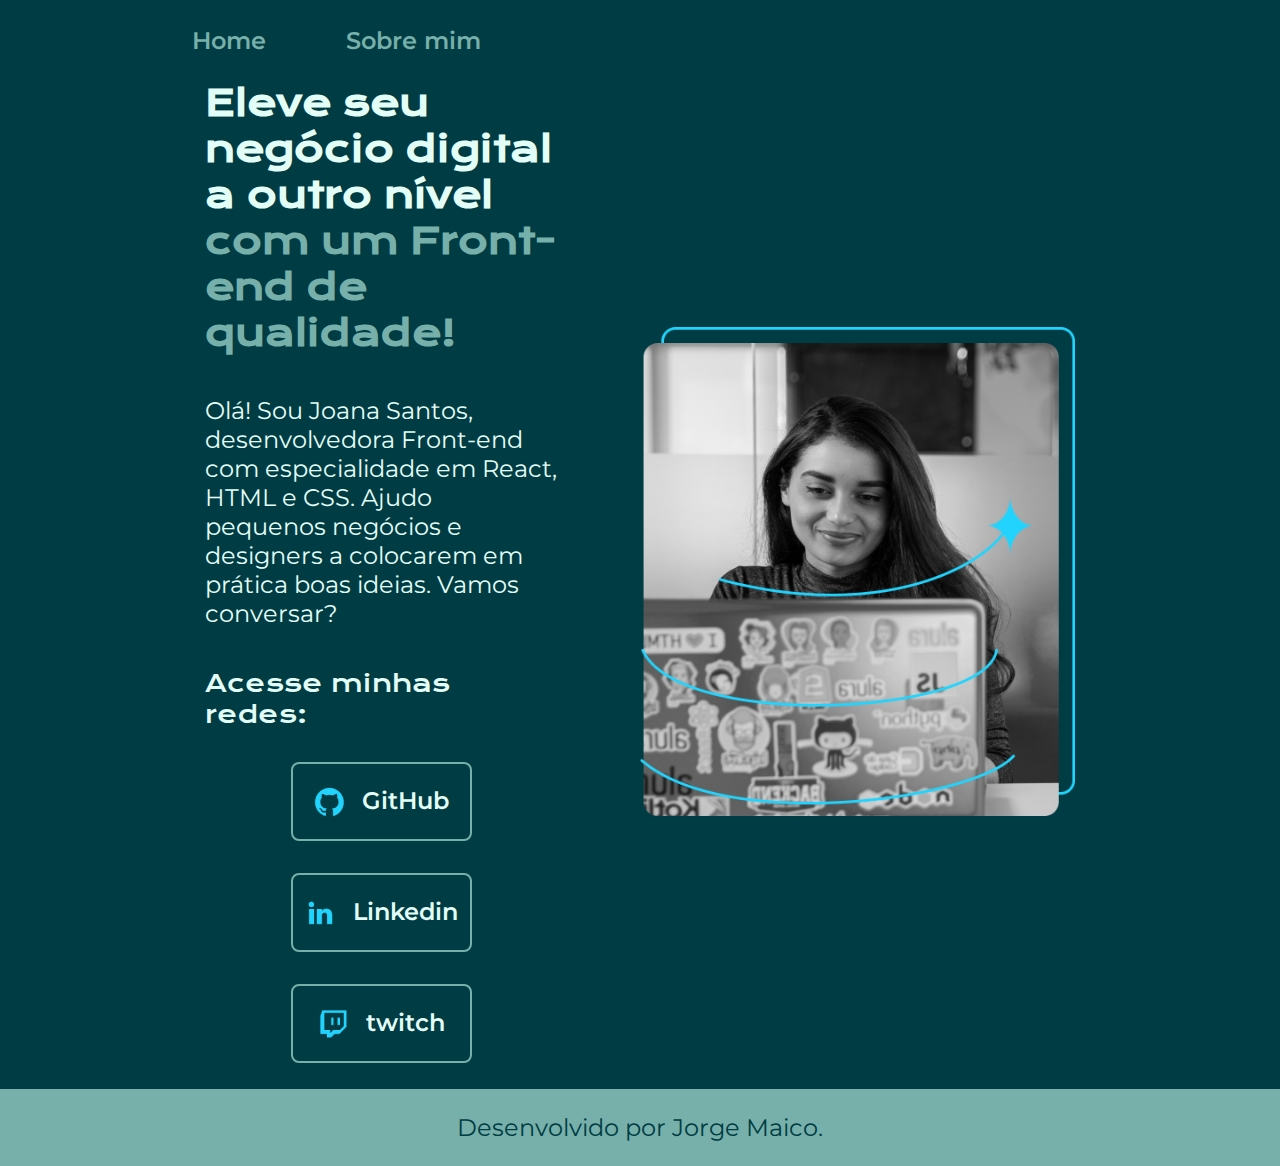
<file: index.html>
<!DOCTYPE html>
<html lang="pt-br">

<head>
    <meta charset="UTF-8">
    <meta http-equiv="X-UA-Compatible" content="IE=edge">
    <meta name="viewport" content="width=device-width, initial-scale=1.0">
    <title>Portifolio</title>
    <link rel="stylesheet" href="./style/style.css">
</head>

<body>
    <header class="cabecalho">
        <nav class="cabecalho__menu">
            <a class="cabecalho__menu__link" href="index.html">Home</a>
            <a class="cabecalho__menu__link" href="about.html">Sobre mim</a>
        </nav>
    </header>
    <main class="apresentacao">
        <section class="apresentacao__conteudo">
            <h1 class="apresentacao__conteudo__titulo">Eleve seu negócio digital a outro nível<strong 
            class="titulo-destaque"> com um Front-end de qualidade!
            </strong></h1>
            <p class="apresentacao__conteudo__texto">Olá! Sou Joana Santos, desenvolvedora
            Front-end com especialidade em React, HTML e
            CSS. Ajudo pequenos negócios e designers a
            colocarem em prática boas ideias. Vamos
            conversar?</p>
            <div class="apresentacao__links">
                <h2 class="apresentacao__links__subtitulo">Acesse minhas redes:</h2>
                <a class="apresentacao__links__navegacao" href="https://github.com/guilhermeonrails">
                    <img src="./assets/github.png"> GitHub</a>
                <a class="apresentacao__links__navegacao" href="https://linkedin.com/in/jorgemaico">
                    <img src="./assets/linkedin.png"> Linkedin</a>
                <a class="apresentacao__links__navegacao" href="https://twitch.tv/">
                        <img src="./assets/twitch.png"> twitch</a>
            </div>
        </section>
        <img class="apresentacao__imagem" src="./assets/Imagem.png" alt="Foto da Joana Santos programando">
    </main>
    <footer class="rodape">
        <p>Desenvolvido por Jorge Maico.</p>
    </footer>
</body>

</html>
</file>
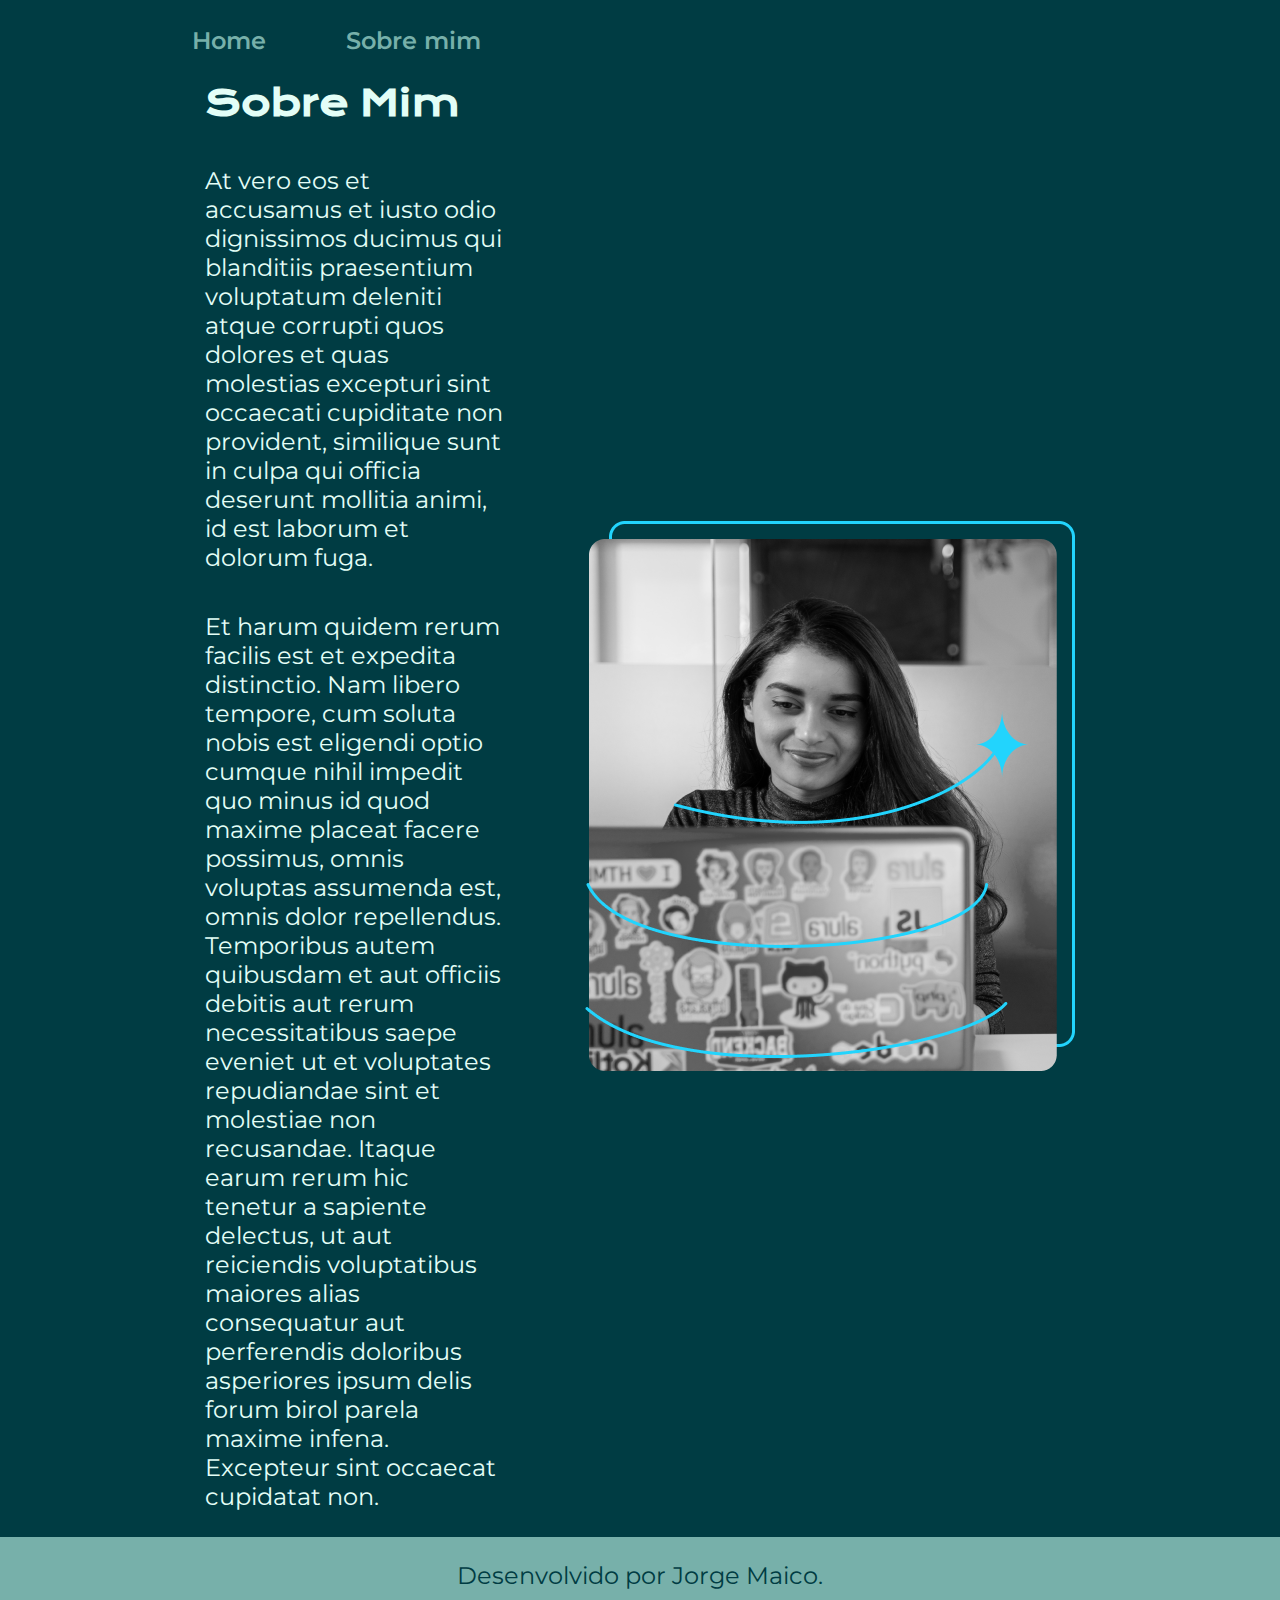
<file: about.html>
<!DOCTYPE html>
<html lang="pt-br">

<head>
    <meta charset="UTF-8">
    <meta http-equiv="X-UA-Compatible" content="IE=edge">
    <meta name="viewport" content="width=device-width, initial-scale=1.0">
    <title>Sobre mim</title>
    <link rel="stylesheet" href="./style/style.css">
</head>
<body>
    <header class="cabecalho">
        <nav class="cabecalho__menu">
            <a class="cabecalho__menu__link" href="index.html">Home</a>
            <a class="cabecalho__menu__link" href="about.html">Sobre mim</a>
        </nav>
    </header>
    <main class="apresentacao">
        <section class="apresentacao__conteudo">
            <h1 class="apresentacao__conteudo__titulo">Sobre Mim</h1>
            <p class="apresentacao__conteudo__texto">At vero eos et accusamus et iusto odio dignissimos ducimus qui blanditiis praesentium voluptatum deleniti atque corrupti quos dolores et quas molestias excepturi sint occaecati cupiditate non provident, similique sunt in culpa qui officia deserunt mollitia animi, id est laborum et dolorum fuga.</p>
            <p class="apresentacao__conteudo__texto">Et harum quidem rerum facilis est et expedita distinctio. Nam libero tempore, cum soluta nobis est eligendi optio cumque nihil impedit quo minus id quod maxime placeat facere possimus, omnis voluptas assumenda est, omnis dolor repellendus. Temporibus autem quibusdam et aut officiis debitis aut rerum necessitatibus saepe eveniet ut et voluptates repudiandae sint et molestiae non recusandae. Itaque earum rerum hic tenetur a sapiente delectus, ut aut reiciendis voluptatibus maiores alias consequatur aut perferendis doloribus asperiores ipsum delis forum birol parela maxime infena. Excepteur sint occaecat cupidatat non.</p>
        </section>
        <img src="./assets/Imagem.png" alt="Foto da Joana Santos programando">
    </main>
    <footer class="rodape">
        <p>Desenvolvido por Jorge Maico.</p>
    </footer>
</body>
</html>
</file>
<file: style/style.css>
@import url('https://fonts.googleapis.com/css2?family=Krona+One&family=Montserrat:wght@400;600&display=swap');

:root {
    --Cor-primaria: #003C43;
    --cor-secundaria: #E3FEF7;
    --cor-tercearia: #77B0AA;
    --cor-houver: #77B0AA;

    --fonte-primaria: 'Krona One', sans-serif;
    --fonte-secundaria: 'Montserrat', sans-serif;
}

*{
    margin: 0;
    padding: 0;
}

body{
    /* height: 100vh; */
    box-sizing: border-box;
    background-color: var(--Cor-primaria);
    color: var(--cor-secundaria);
}

.cabecalho {
    padding: 02% 0% 0% 15%;
}

.cabecalho__menu {
    display: flex;
    gap: 80px;
}

.cabecalho__menu__link {
    font-family: var(--fonte-secundaria);
    font-size: 1.5rem;
    font-weight: 600;
    color: var(--cor-tercearia);
    text-decoration: none;
}

.apresentacao{
    margin: 2% 16%;
    display: flex;
    align-items: center;
    justify-content: space-between;
    gap: 82px;
}
.apresentacao__conteudo{
    width: 50%;
    display: flex;
    flex-direction: column;
    gap: 40px;
}

.titulo-destaque{
    color: var(--cor-tercearia);
}

.apresentacao__conteudo__titulo{
    font-size: 2.25rem;
    font-family: var(--fonte-primaria);
}

.apresentacao__conteudo__texto{
    font-size: 1.5rem;
    font-family: var(--fonte-secundaria);
}

.apresentacao__links{
    display: flex;
    gap: 32px;
    flex-direction: column;
    align-items: center;
    justify-content: space-between;
}

.apresentacao__links__navegacao{
    /* background-color: #22D4FD; */
    display: flex;
    justify-content: center;
    gap: 16px;
    border: 2px solid var(--cor-tercearia);
    width: 50%;
    text-align: center;
    border-radius: 8px;
    font-size: 1.5rem;
    font-weight: 600;
    padding: 21.5px 0;
    text-decoration: none;
    color: var(--cor-secundaria);
    font-family: var(--fonte-secundaria);
}

.apresentacao__links__subtitulo {
    font-family: var(--fonte-primaria);
    font-weight: 400;
    font-size: 1.5rem;
}

.apresentacao__links__navegacao:hover {
    background-color: var(--cor-houver);
}

.apresentacao__imagem {
    width: 50%;
}

.rodape {
    padding: 24px;
    text-align: center;
    font-family: var(--fonte-secundaria);
    font-size: 1.5rem;
    font-weight: 400;
    color: var(--Cor-primaria);
    background-color: var(--cor-tercearia);
}

@media (max-width: 1200px) {

    .cabecalho {
        padding: 10%;
    }

    .cabecalho__menu {
        justify-content: center;
    }

    .apresentacao {
        flex-direction: column-reverse;
        padding: 05%;
    }

    .apresentacao__conteudo {
        width: auto;
    }
}
</file>
